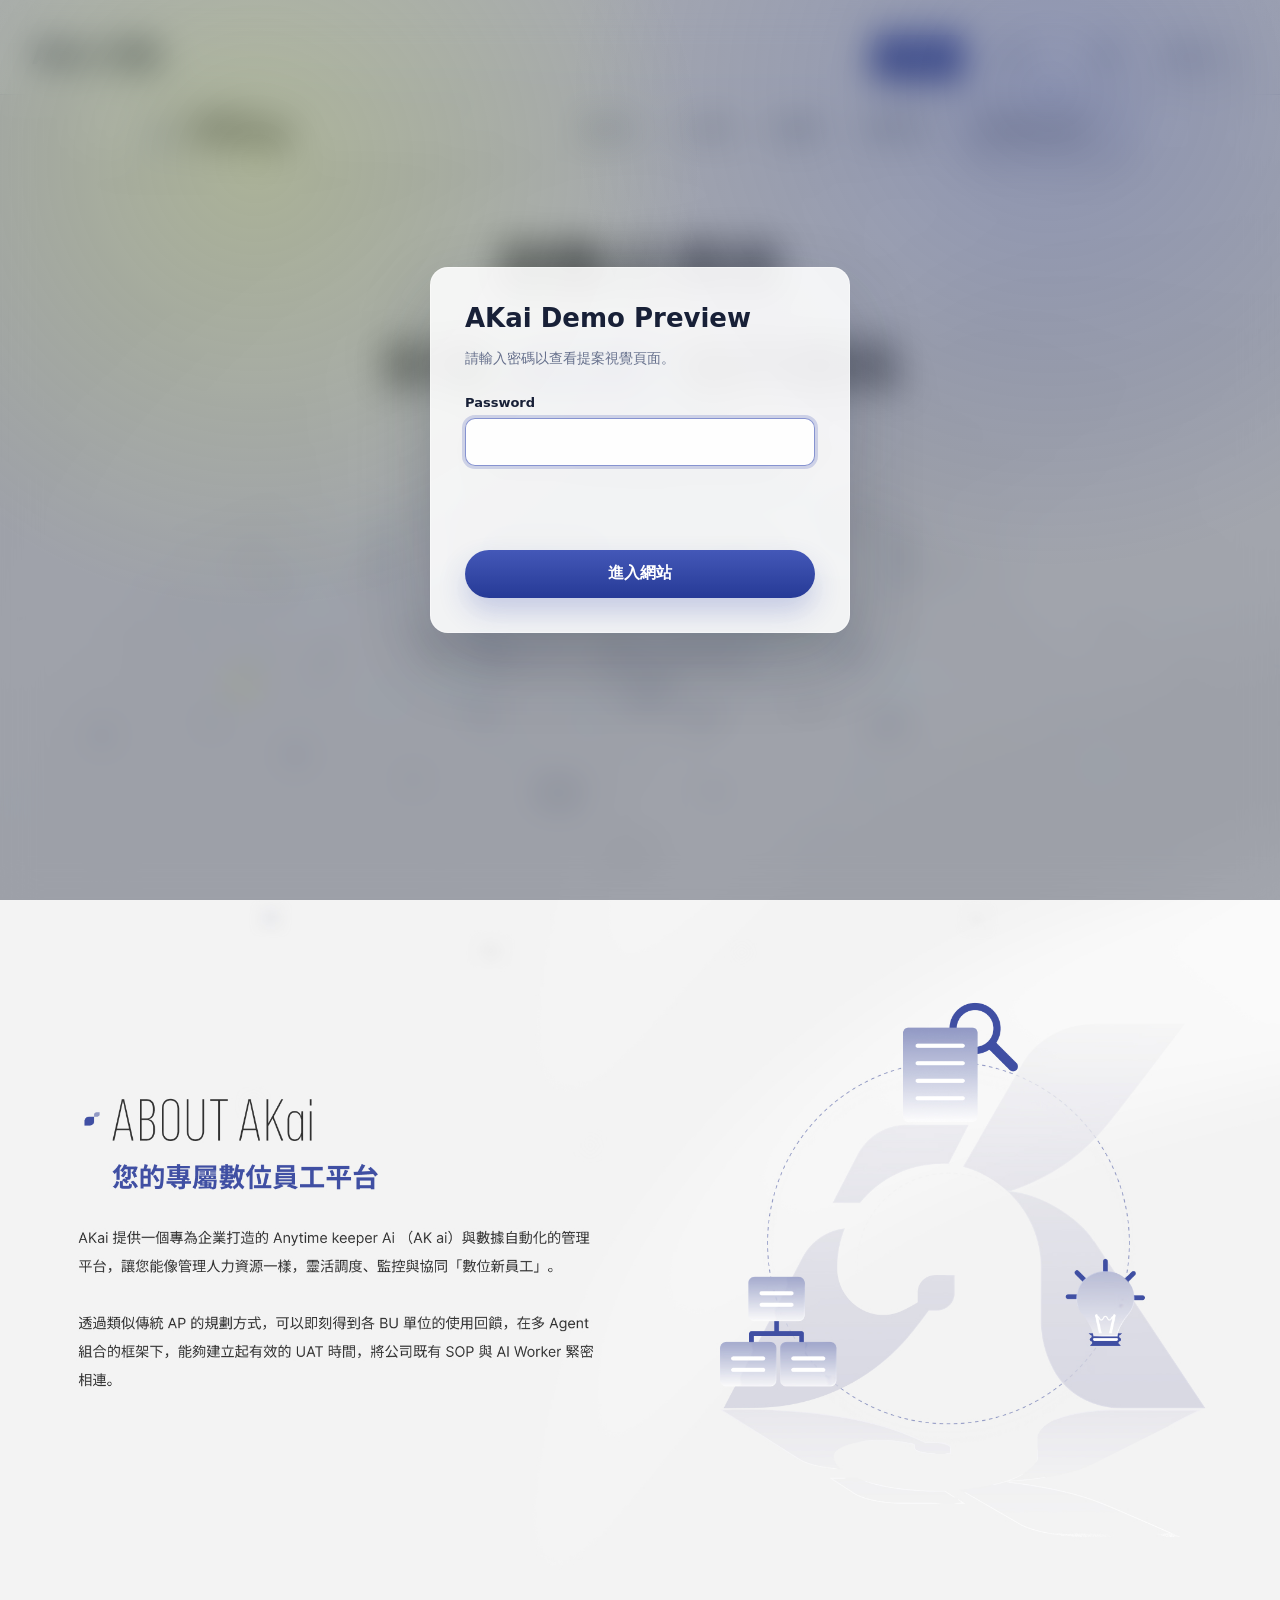
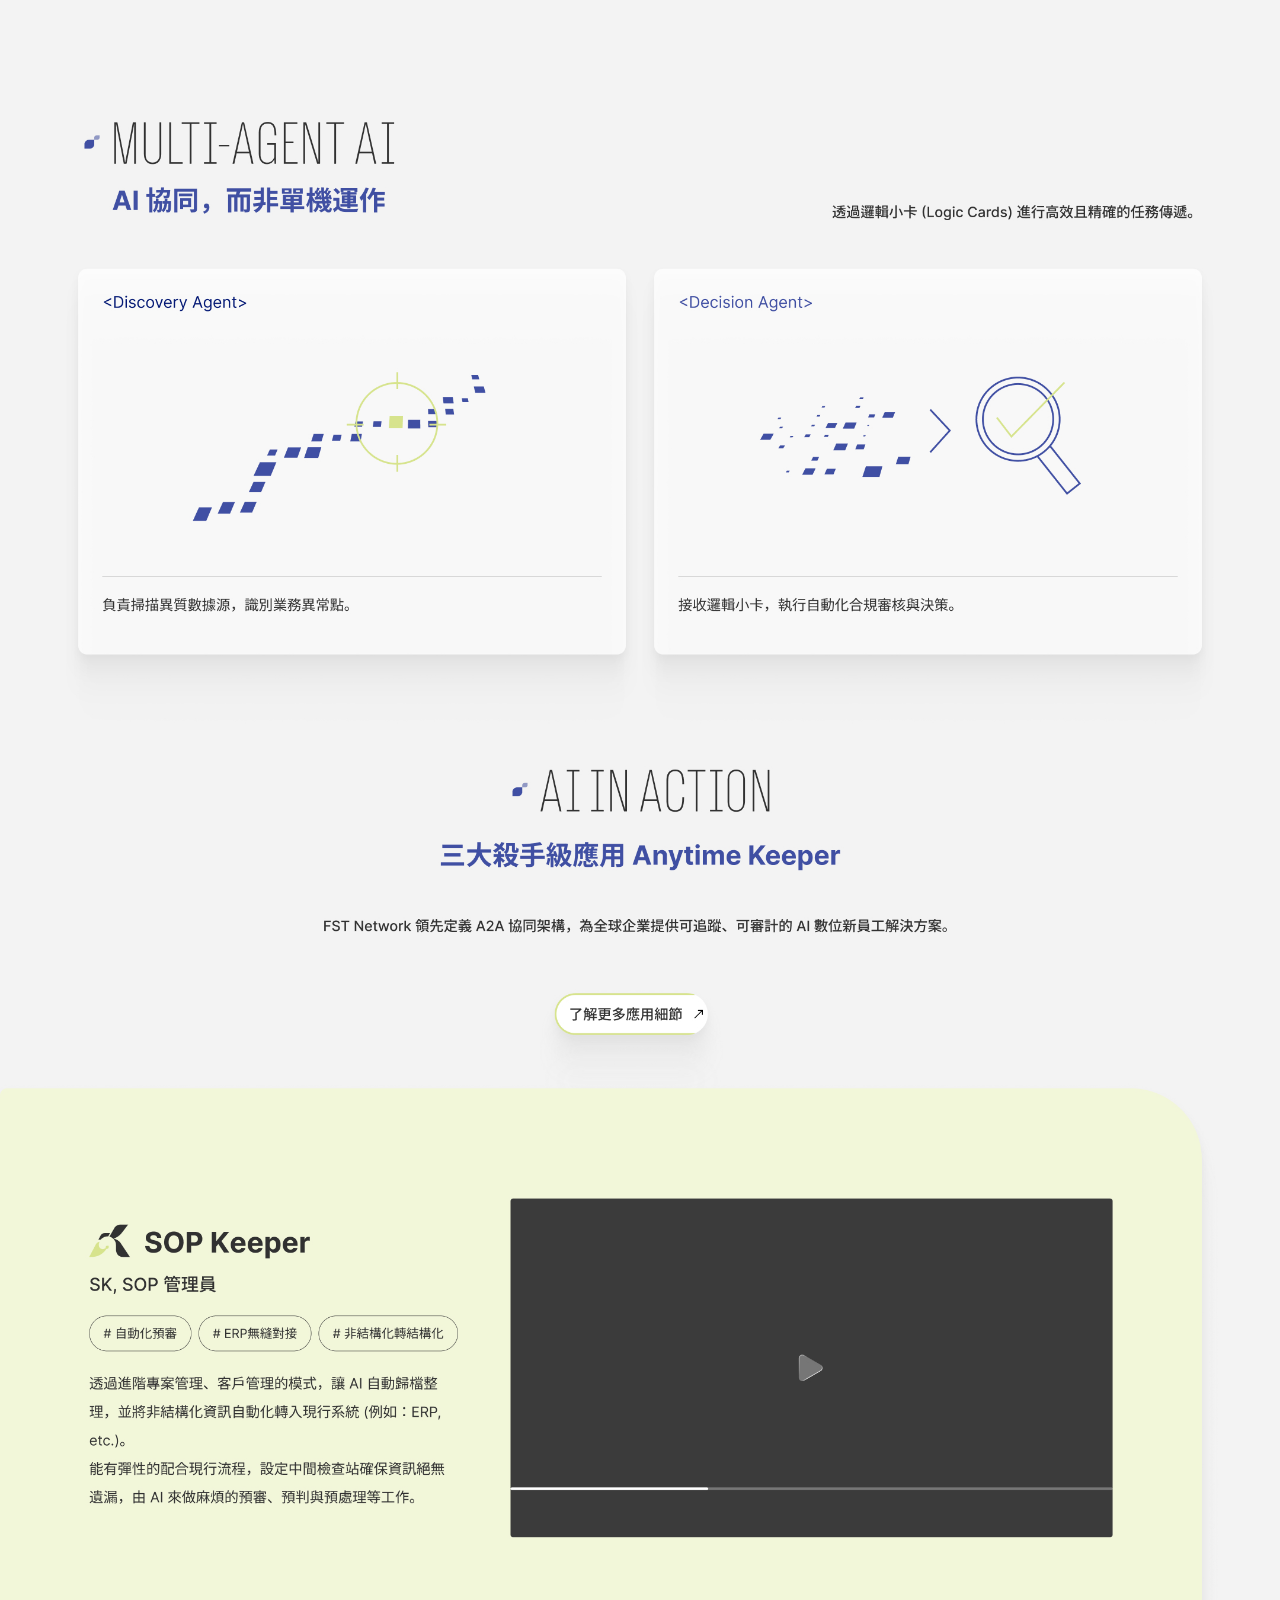
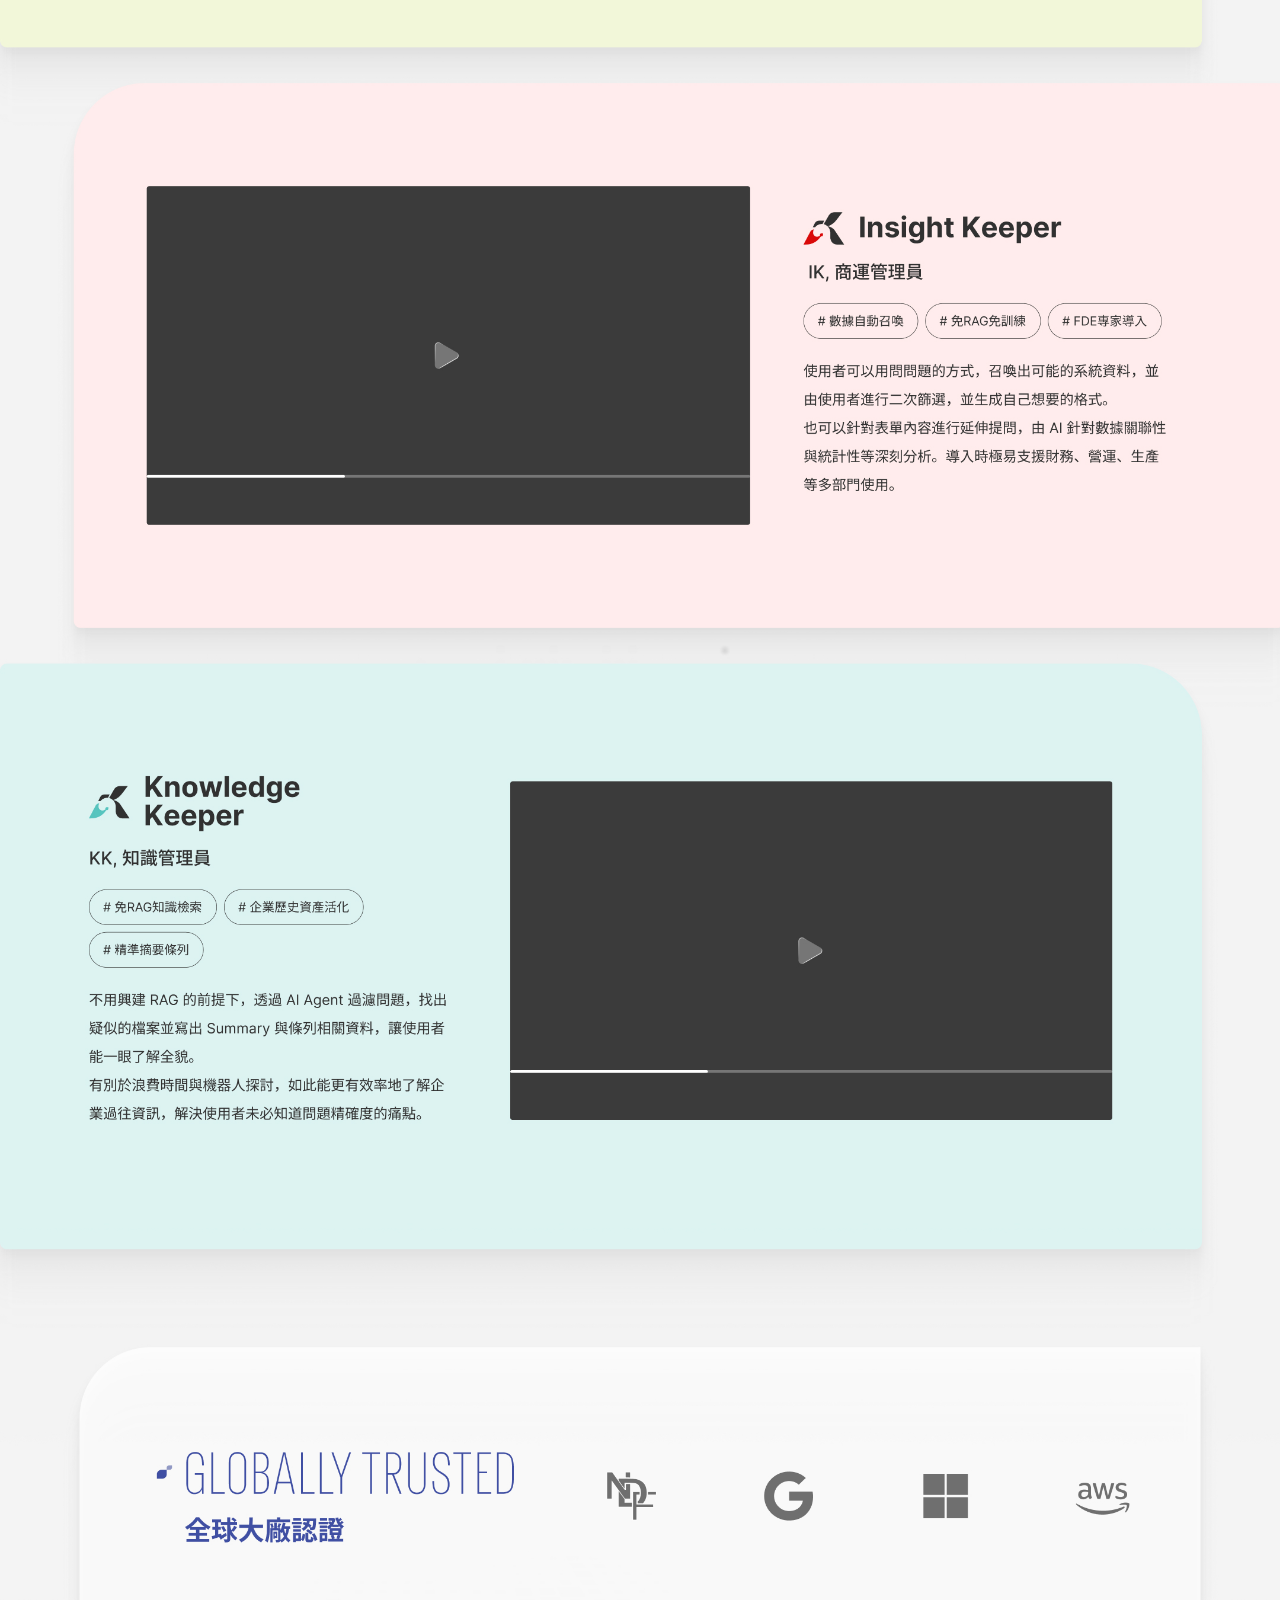
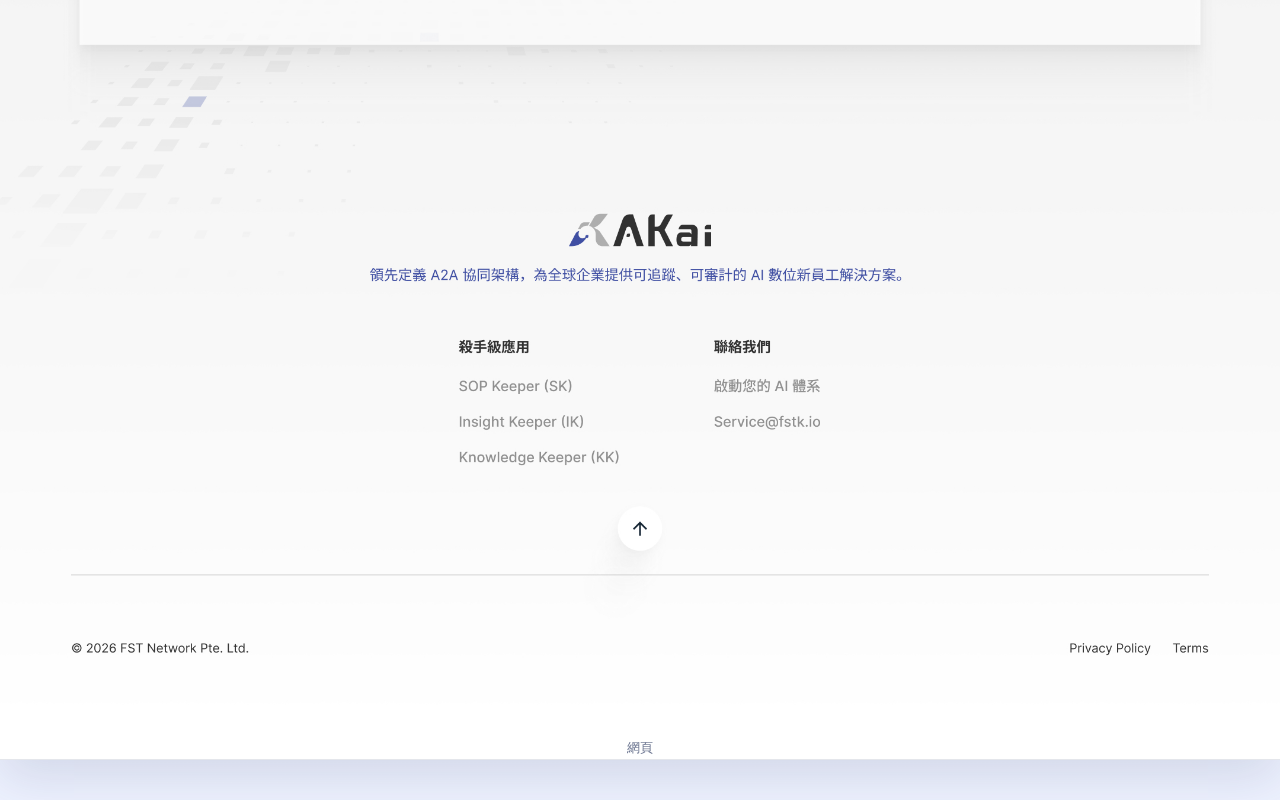
<file: index.html>
<!doctype html>
<html lang="zh-Hant">
  <head>
    <meta charset="utf-8" />
    <meta name="viewport" content="width=device-width, initial-scale=1" />
    <title>AKai 網頁 / 分頁 / 手機 / 手機menu 初稿切換</title>
    <style>
      :root {
        color-scheme: light;
        --bg: #f4f6fb;
        --surface: rgba(255, 255, 255, 0.82);
        --surface-strong: #ffffff;
        --text: #182037;
        --muted: #66708c;
        --line: rgba(39, 55, 95, 0.14);
        --brand: #4458b8;
        --brand-strong: #263a96;
        --shadow: 0 18px 48px rgba(40, 54, 96, 0.14);
        --radius: 8px;
        --control-h: 44px;
      }

      * {
        box-sizing: border-box;
      }

      html {
        scroll-behavior: smooth;
      }

      body {
        margin: 0;
        min-height: 100vh;
        color: var(--text);
        font-family:
          "Noto Sans TC",
          "Microsoft JhengHei",
          system-ui,
          -apple-system,
          BlinkMacSystemFont,
          "Segoe UI",
          sans-serif;
        background:
          radial-gradient(
            circle at 14% 8%,
            rgba(197, 231, 136, 0.38),
            transparent 26rem
          ),
          radial-gradient(
            circle at 88% 12%,
            rgba(105, 128, 205, 0.26),
            transparent 30rem
          ),
          linear-gradient(180deg, #ffffff 0%, var(--bg) 38%, #eef2ff 100%);
      }

      .shell {
        width: 100%;
        margin: 0 auto;
        padding: 18px 0 40px;
      }

      .switchbar {
        position: sticky;
        top: 0;
        z-index: 10;
        display: flex;
        align-items: center;
        justify-content: space-between;
        gap: 16px;
        min-height: 72px;
        padding: 12px clamp(12px, 2.5vw, 36px);
        backdrop-filter: blur(16px);
      }

      .brand {
        display: grid;
        gap: 2px;
        min-width: 0;
      }

      .brand strong {
        font-size: clamp(18px, 2.2vw, 26px);
        line-height: 1.2;
        letter-spacing: 0;
      }

      .brand span {
        color: var(--muted);
        font-size: clamp(12px, 1.6vw, 14px);
        line-height: 1.5;
      }

      .tabs {
        display: grid;
        grid-template-columns: repeat(4, minmax(74px, 1fr));
        gap: 4px;
        min-width: 178px;
        height: calc(var(--control-h) + 8px);
        padding: 4px;
        border: 1px solid var(--line);
        border-radius: var(--radius);
        background: var(--surface);
        box-shadow: 0 8px 24px rgba(36, 47, 86, 0.08);
      }

      .tab {
        appearance: none;
        border: 0;
        border-radius: 6px;
        background: transparent;
        color: var(--muted);
        cursor: pointer;
        font: inherit;
        font-size: 15px;
        font-weight: 700;
        line-height: 1;
        transition:
          background-color 180ms ease,
          color 180ms ease,
          box-shadow 180ms ease;
      }

      .tab:hover {
        color: var(--brand-strong);
        background: rgba(68, 88, 184, 0.08);
      }

      .tab:focus-visible {
        outline: 3px solid rgba(68, 88, 184, 0.28);
        outline-offset: 2px;
      }

      .tab[aria-selected="true"] {
        color: #ffffff;
        background: linear-gradient(180deg, var(--brand), var(--brand-strong));
        box-shadow: 0 8px 18px rgba(55, 74, 174, 0.24);
      }

      .stage {
        overflow: hidden;
        width: 100%;
        border: 1px solid rgba(39, 55, 95, 0.12);
        border-right: 0;
        border-left: 0;
        border-radius: 0;
        background: var(--surface-strong);
        box-shadow: var(--shadow);
      }

      .panel {
        display: none;
        padding: 0;
      }

      .panel.is-active {
        display: block;
        animation: panel-in 220ms ease-out;
      }

      .page-shot {
        display: block;
        width: 100%;
        height: auto;
        margin: 0 auto;
        border-radius: 0;
        background: #ffffff;
      }

      .mobile-shot {
        width: min(100%, 430px);
      }

      .caption {
        display: flex;
        justify-content: center;
        padding: 12px 8px 2px;
        color: var(--muted);
        font-size: 13px;
        line-height: 1.5;
        text-align: center;
      }

      @keyframes panel-in {
        from {
          opacity: 0;
          transform: translateY(8px);
        }

        to {
          opacity: 1;
          transform: translateY(0);
        }
      }

      @media (max-width: 720px) {
        .shell {
          padding: 10px 0 24px;
        }

        .switchbar {
          min-height: auto;
          align-items: stretch;
          flex-direction: column;
          padding: 10px 12px;
          border-bottom: 1px solid var(--line);
          background: rgba(255, 255, 255, 0.78);
        }

        .brand {
          gap: 0;
        }

        .tabs {
          width: 100%;
        }

        .stage {
          box-shadow: none;
        }

        .caption {
          padding: 10px 12px;
        }
      }

      @media (prefers-reduced-motion: reduce) {
        html {
          scroll-behavior: auto;
        }

        .tab,
        .panel.is-active {
          transition: none;
          animation: none;
        }
      }
    </style>
    <link rel="stylesheet" href="login.css" />
  </head>
  <body>
    <main class="shell">
      <header class="switchbar" aria-label="初稿">
        <div class="brand">
          <strong>AKai 初稿</strong>
        </div>

        <div class="tabs" role="tablist" aria-label="初稿">
          <button
            class="tab"
            id="tab-web"
            type="button"
            role="tab"
            aria-selected="true"
            aria-controls="panel-web"
            data-target="panel-web"
          >
            網頁
          </button>
          <button
            class="tab"
            id="tab-page"
            type="button"
            role="tab"
            aria-selected="false"
            aria-controls="panel-page"
            data-target="panel-page"
          >
            分頁
          </button>
          <button
            class="tab"
            id="tab-mobile"
            type="button"
            role="tab"
            aria-selected="false"
            aria-controls="panel-mobile"
            data-target="panel-mobile"
          >
            手機
          </button>
          <button
            class="tab"
            id="tab-menu"
            type="button"
            role="tab"
            aria-selected="false"
            aria-controls="panel-menu"
            data-target="panel-menu"
          >
            手機menu
          </button>
        </div>
      </header>

      <section class="stage">
        <article
          class="panel is-active"
          id="panel-web"
          role="tabpanel"
          aria-labelledby="tab-web"
        >
          <img class="page-shot" src="ok2.jpg" alt="AKai 網頁版完整截圖" />
          <div class="caption">網頁</div>
        </article>

        <article
          class="panel"
          id="panel-page"
          role="tabpanel"
          aria-labelledby="tab-page"
          hidden
        >
          <img class="page-shot" src="ok3.jpg" alt="AKai 分頁完整截圖" />
          <div class="caption">分頁</div>
        </article>

        <article
          class="panel"
          id="panel-mobile"
          role="tabpanel"
          aria-labelledby="tab-mobile"
          hidden
        >
          <img
            class="page-shot mobile-shot"
            src="ok-mb.jpg"
            alt="AKai 手機版完整截圖"
          />
          <div class="caption">手機</div>
        </article>

        <article
          class="panel"
          id="panel-menu"
          role="tabpanel"
          aria-labelledby="tab-menu"
          hidden
        >
          <img
            class="page-shot mobile-shot"
            src="menu.jpg"
            alt="AKai 手機 menu 完整截圖"
          />
          <div class="caption">手機menu</div>
        </article>
      </section>
    </main>

    <script>
      const tabs = Array.from(document.querySelectorAll('[role="tab"]'));
      const panels = Array.from(document.querySelectorAll('[role="tabpanel"]'));

      function activateTab(tab) {
        tabs.forEach((item) => {
          const isActive = item === tab;
          item.setAttribute("aria-selected", String(isActive));
          item.tabIndex = isActive ? 0 : -1;
        });

        panels.forEach((panel) => {
          const isActive = panel.id === tab.dataset.target;
          panel.classList.toggle("is-active", isActive);
          panel.hidden = !isActive;
        });

        window.scrollTo({ top: 0, behavior: "smooth" });
      }

      tabs.forEach((tab, index) => {
        tab.addEventListener("click", () => activateTab(tab));
        tab.addEventListener("keydown", (event) => {
          const keyMap = {
            ArrowLeft: index === 0 ? tabs.length - 1 : index - 1,
            ArrowRight: index === tabs.length - 1 ? 0 : index + 1,
            Home: 0,
            End: tabs.length - 1,
          };

          if (event.key in keyMap) {
            event.preventDefault();
            const nextTab = tabs[keyMap[event.key]];
            nextTab.focus();
            activateTab(nextTab);
          }
        });
      });
    </script>
    <script src="login.js" defer></script>
  </body>
</html>
</file>
<file: login.css>
.login-lock {
  overflow: hidden;
}

.login-overlay {
  position: fixed;
  inset: 0;
  z-index: 9999;
  display: grid;
  place-items: center;
  padding: 24px;
  background:
    radial-gradient(circle at 20% 18%, rgba(217, 239, 92, 0.22), transparent 28rem),
    radial-gradient(circle at 82% 10%, rgba(68, 88, 184, 0.24), transparent 30rem),
    rgba(20, 27, 48, 0.38);
  backdrop-filter: blur(18px);
}

.login-overlay.is-hidden {
  display: none;
}

.login-card {
  width: min(100%, 420px);
  padding: 34px;
  border: 1px solid rgba(255, 255, 255, 0.42);
  border-radius: 18px;
  background: rgba(255, 255, 255, 0.88);
  box-shadow: 0 28px 72px rgba(24, 32, 55, 0.24);
}

.login-card h1 {
  margin: 0;
  color: #182037;
  font-size: 26px;
  line-height: 1.25;
}

.login-card p {
  margin: 12px 0 24px;
  color: #66708c;
  font-size: 14px;
  line-height: 1.7;
}

.login-form {
  display: grid;
  gap: 14px;
}

.login-form label {
  display: grid;
  gap: 8px;
  color: #182037;
  font-size: 13px;
  font-weight: 700;
}

.login-form input {
  width: 100%;
  min-height: 48px;
  padding: 0 14px;
  border: 1px solid rgba(39, 55, 95, 0.18);
  border-radius: 10px;
  color: #182037;
  background: rgba(255, 255, 255, 0.92);
  font: inherit;
}

.login-form input:focus {
  outline: 3px solid rgba(68, 88, 184, 0.22);
  border-color: rgba(68, 88, 184, 0.64);
}

.login-form button {
  min-height: 48px;
  border: 0;
  border-radius: 999px;
  color: #ffffff;
  background: linear-gradient(180deg, #4458b8, #263a96);
  cursor: pointer;
  font: inherit;
  font-weight: 800;
  box-shadow: 0 14px 28px rgba(55, 74, 174, 0.24);
}

.login-error {
  min-height: 20px;
  margin: 0;
  color: #b3261e;
  font-size: 13px;
  font-weight: 700;
}

@media (max-width: 520px) {
  .login-card {
    padding: 26px 20px;
    border-radius: 14px;
  }

  .login-card h1 {
    font-size: 22px;
  }
}
</file>
